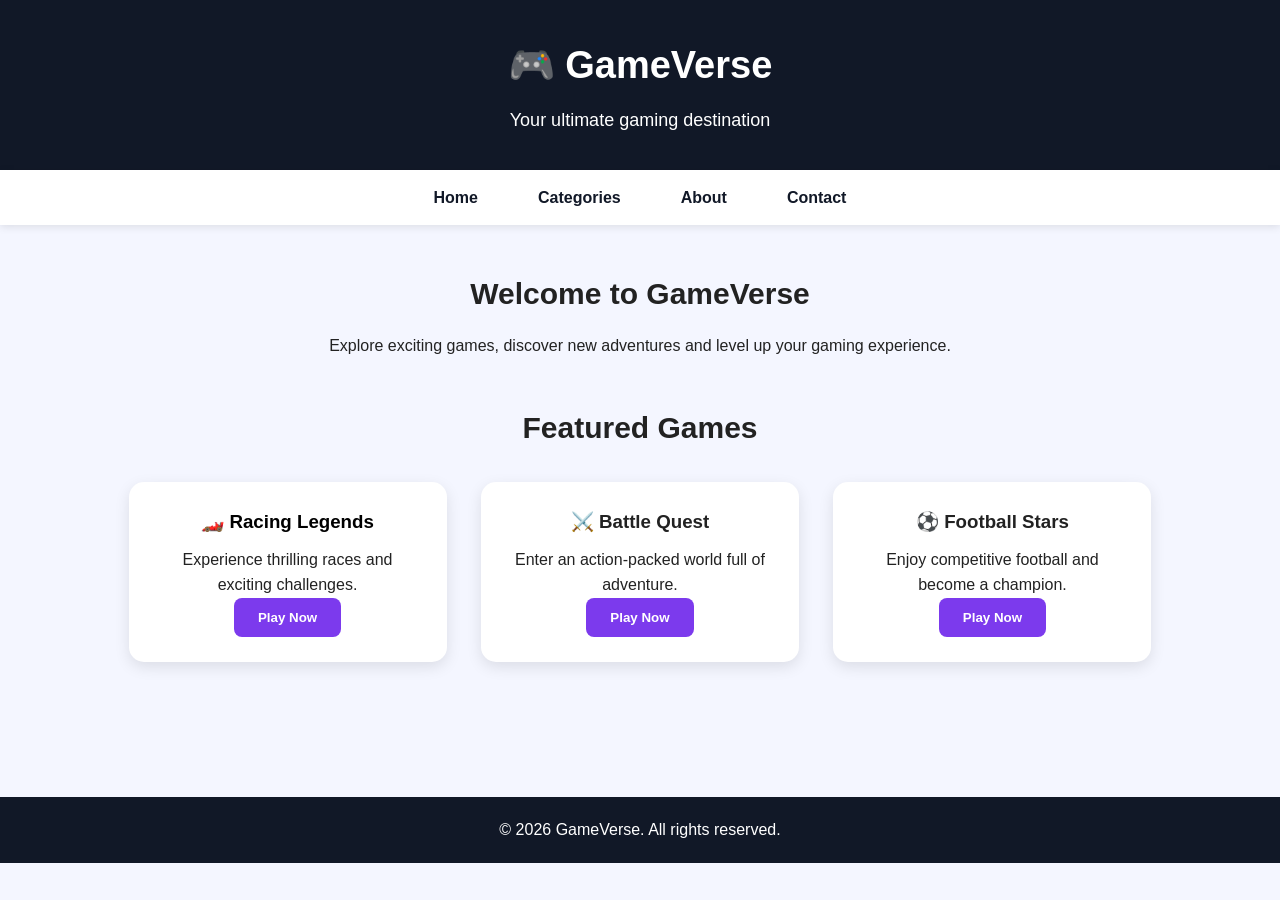
<file: index.html>
<!DOCTYPE html>
<html lang="en">
<head>
    <meta charset="UTF-8">
    <meta name="viewport" content="width=device-width, initial-scale=1.0">
    <title>GameVerse</title>
    <link rel="stylesheet" href="style.css">
</head>

<body>

    <header>
        <h1>🎮 GameVerse</h1>
        <p>Your ultimate gaming destination</p>
    </header>

    <nav>
        <a href="index.html">Home</a>
        <a href="categories.html">Categories</a>
        <a href="about.html">About</a>
        <a href="contact.html">Contact</a>
    </nav>

    <main>
        <section>
            <h2>Welcome to GameVerse</h2>
            <p>Explore exciting games, discover new adventures and level up your gaming experience.</p>
        </section>

        <section>
            <h2>Featured Games</h2>

            <article> 

                <h3><a class="racing-link" href="racing-legends.html">🏎️ Racing Legends</a></h3>
                <p>Experience thrilling races and exciting challenges.</p>
                <button style="background: #7c3aed; color: white; padding: 12px 24px; border: none; border-radius: 8px; font-weight: bold; cursor: pointer;">Play Now</button>
            </article>

            <article>
                <h3>⚔️ Battle Quest</h3>
                <p>Enter an action-packed world full of adventure.</p>
                <button style="background: #7c3aed; color: white; padding: 12px 24px; border: none; border-radius: 8px; font-weight: bold; cursor: pointer;">Play Now</button>
            </article>

            <article>
                <h3>⚽ Football Stars</h3>
                <p>Enjoy competitive football and become a champion.</p>
                <button style="background: #7c3aed; color: white; padding: 12px 24px; border: none; border-radius: 8px; font-weight: bold; cursor: pointer;">Play Now</button>
            </article>
        </section>
    </main>

    <footer>
        <p>© 2026 GameVerse. All rights reserved.</p>
    </footer>

</body>
</html>
</file>
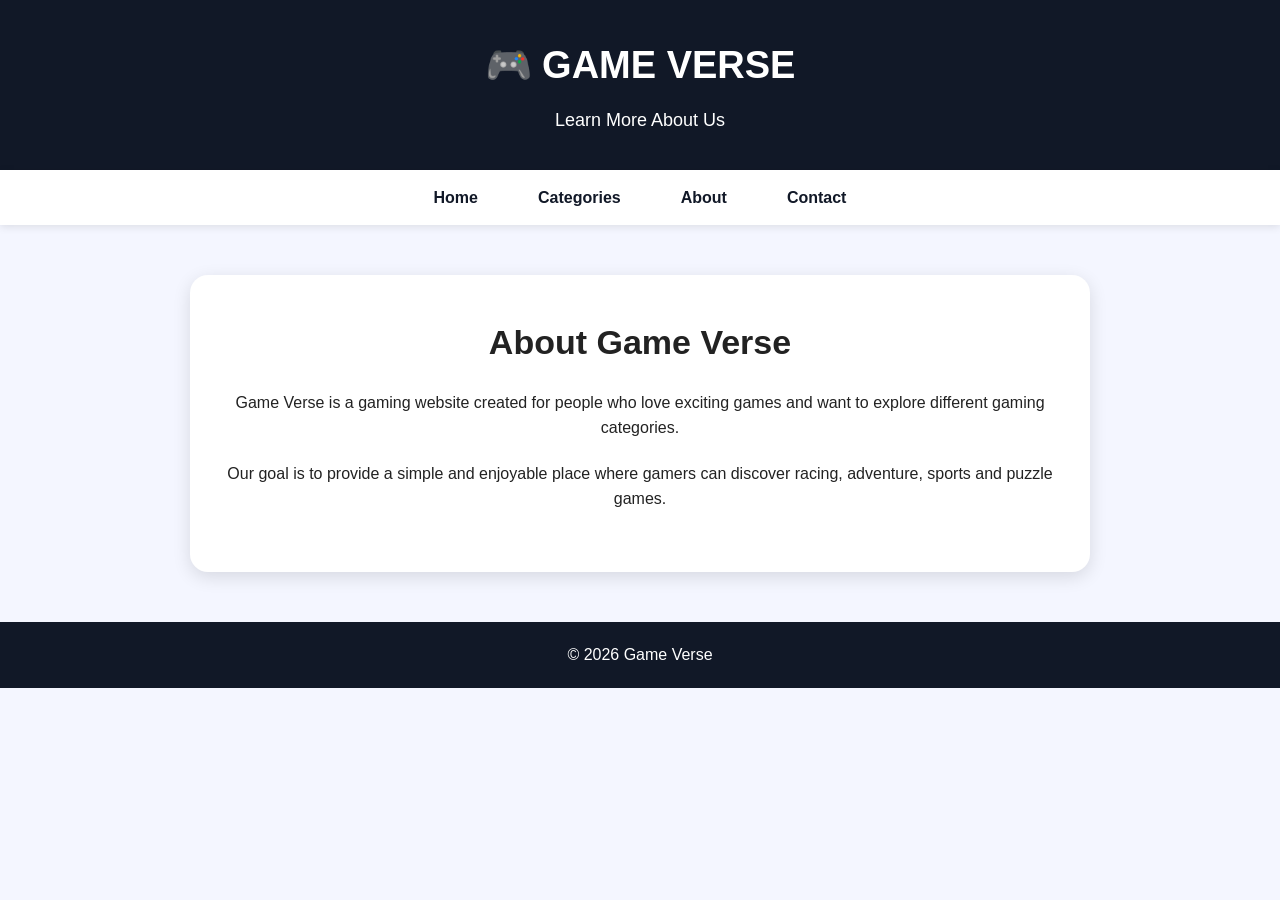
<file: about.html>
<!DOCTYPE html>
<html lang="en">
<head>
    <meta charset="UTF-8">
    <meta name="viewport" content="width=device-width, initial-scale=1.0">
    <title>About - Game Verse</title>
    <link rel="stylesheet" href="style.css">
</head>

<body>

<header>
    <h1>🎮 GAME VERSE</h1>
    <p>Learn More About Us</p>
</header>

<nav>
    <a href="index.html">Home</a>
    <a href="categories.html">Categories</a>
    <a href="about.html">About</a>
    <a href="contact.html">Contact</a>
</nav>

<section class="hero">
    <h2>About Game Verse</h2>
    <p>
        Game Verse is a gaming website created for people who love
        exciting games and want to explore different gaming categories.
    </p>

    <p>
        Our goal is to provide a simple and enjoyable place where
        gamers can discover racing, adventure, sports and puzzle games.
    </p>
</section>

<footer>
    <p>© 2026 Game Verse</p>
</footer>

</body>
</html>
</file>
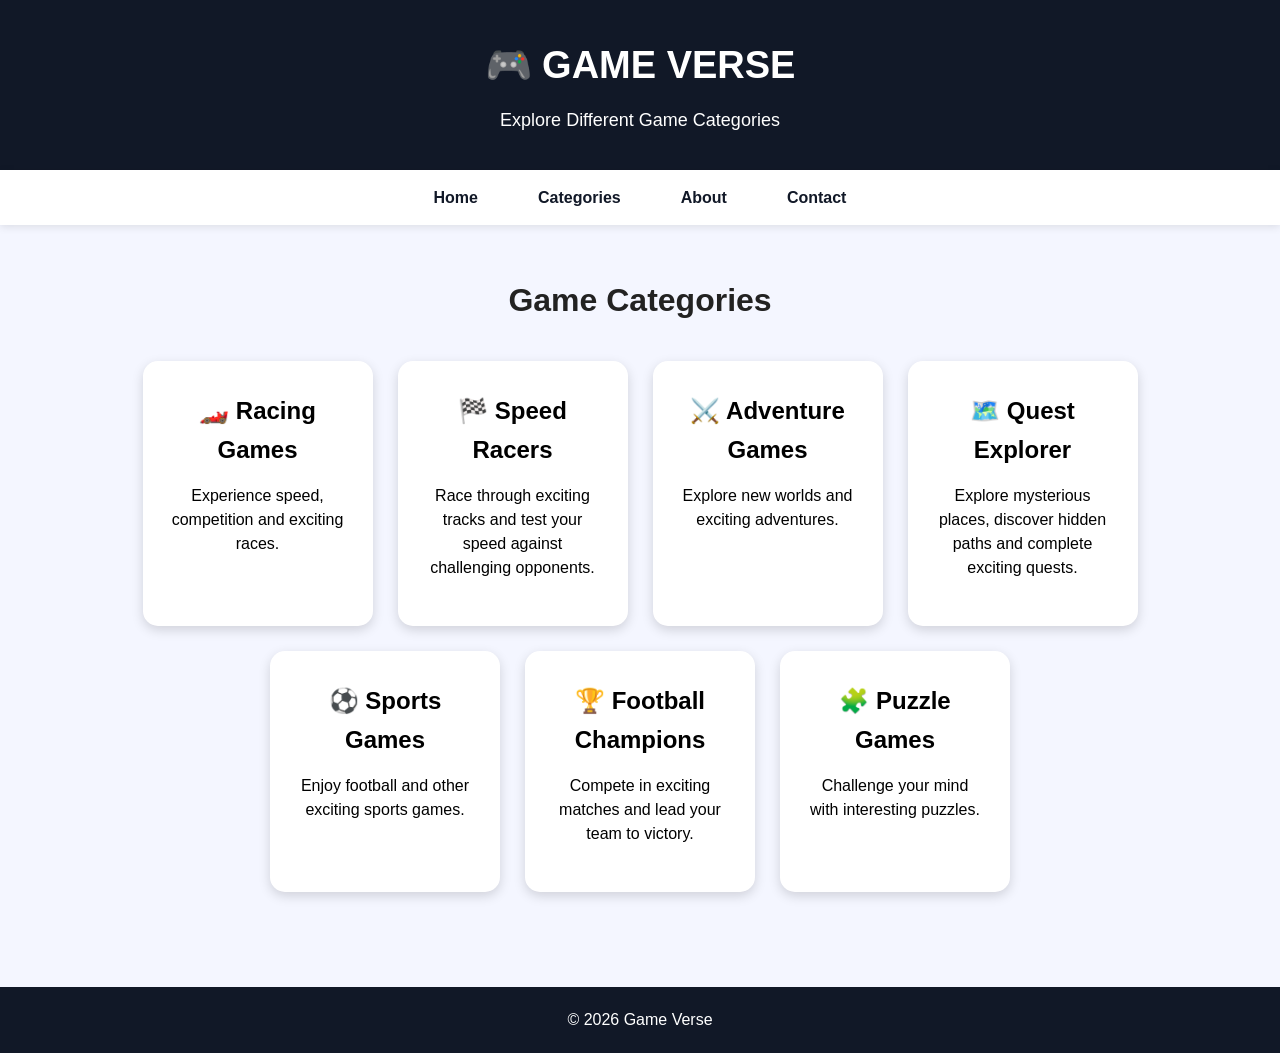
<file: categories.html>
<!DOCTYPE html>
<html lang="en">
<head>
    <meta charset="UTF-8">
    <meta name="viewport" content="width=device-width, initial-scale=1.0">
    <title>Categories - Game Verse</title>
    <link rel="stylesheet" href="style.css">
</head>

<body>

<header>
    <h1>🎮 GAME VERSE</h1>
    <p>Explore Different Game Categories</p>
</header>

<nav>
    <a href="index.html">Home</a>
    <a href="categories.html">Categories</a>
    <a href="about.html">About</a>
    <a href="contact.html">Contact</a>
</nav>

<section class="games">
    <h2>Game Categories</h2>

    <div class="game-container">

        <div class="game-card">
            <h3>🏎️ Racing Games</h3>
            <p>Experience speed, competition and exciting races.</p>
        </div>

        <div class="game-card">
            <h3>🏁 Speed Racers</h3>
            <p>Race through exciting tracks and test your speed against challenging opponents.</p>
        </div>

        <div class="game-card">
            <h3>⚔️ Adventure Games</h3>
            <p>Explore new worlds and exciting adventures.</p>
        </div>

        <div class="game-card">
            <h3>🗺️ Quest Explorer</h3>
            <p>Explore mysterious places, discover hidden paths and complete exciting quests.</p>
        </div>

        <div class="game-card">
            <h3>⚽ Sports Games</h3>
            <p>Enjoy football and other exciting sports games.</p>
        </div>

        <div class="game-card">
            <h3>🏆 Football Champions</h3>
            <p>Compete in exciting matches and lead your team to victory.</p>
        </div>

        <div class="game-card">
            <h3>🧩 Puzzle Games</h3>
            <p>Challenge your mind with interesting puzzles.</p>
        </div>

    </div>
</section>

<footer>
    <p>© 2026 Game Verse</p>
</footer>

</body>
</html>
</file>
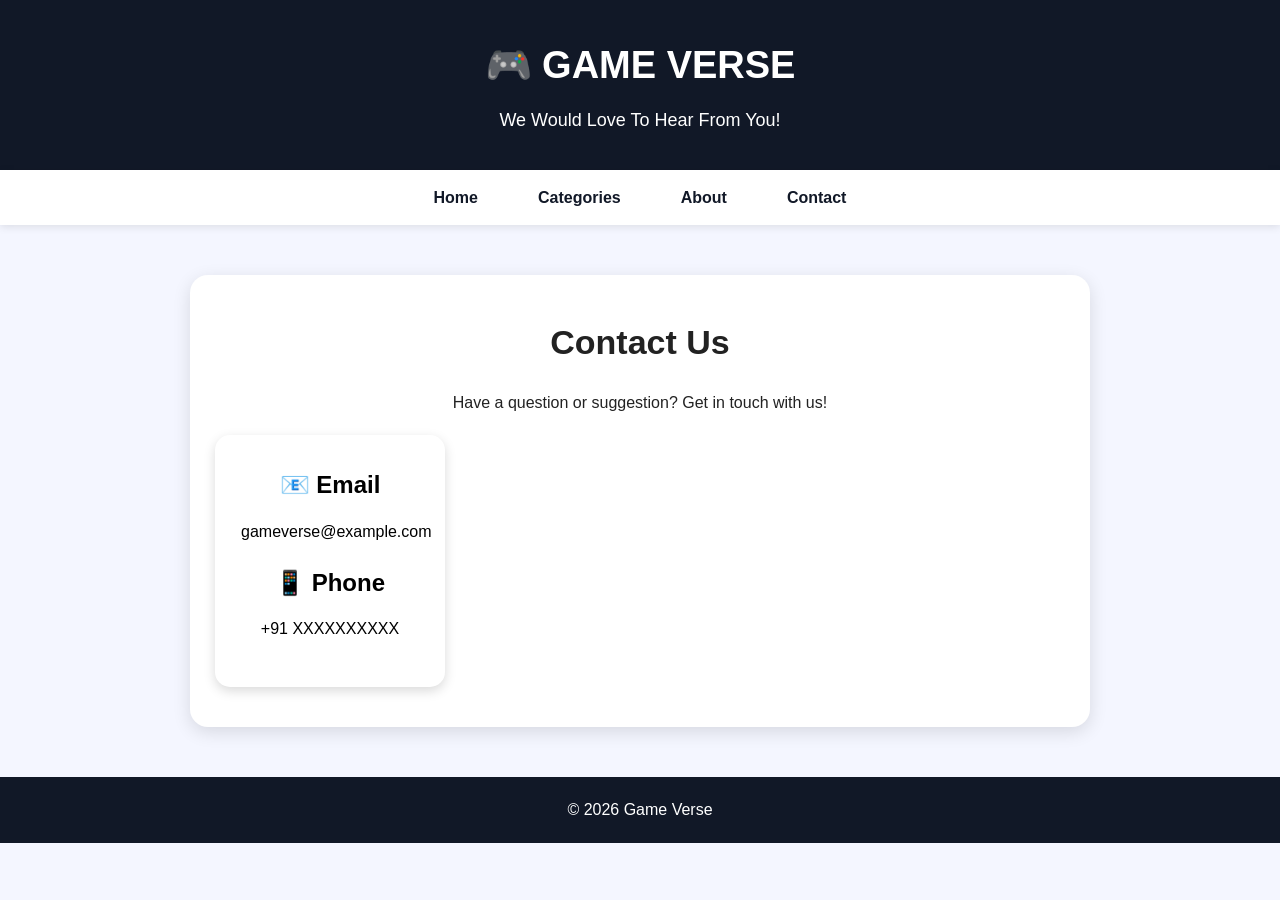
<file: contact.html>
<!DOCTYPE html>
<html lang="en">
<head>
    <meta charset="UTF-8">
    <meta name="viewport" content="width=device-width, initial-scale=1.0">
    <title>Contact - Game Verse</title>
    <link rel="stylesheet" href="style.css">
</head>

<body>

<header>
    <h1>🎮 GAME VERSE</h1>
    <p>We Would Love To Hear From You!</p>
</header>

<nav>
    <a href="index.html">Home</a>
    <a href="categories.html">Categories</a>
    <a href="about.html">About</a>
    <a href="contact.html">Contact</a>
</nav>

<section class="hero">
    <h2>Contact Us</h2>
    <p>Have a question or suggestion? Get in touch with us!</p>

    <div class="game-card">
        <h3>📧 Email</h3>
        <p>gameverse@example.com</p>

        <h3>📱 Phone</h3>
        <p>+91 XXXXXXXXXX</p>
    </div>
</section>

<footer>
    <p>© 2026 Game Verse</p>
</footer>

</body>
</html>
</file>
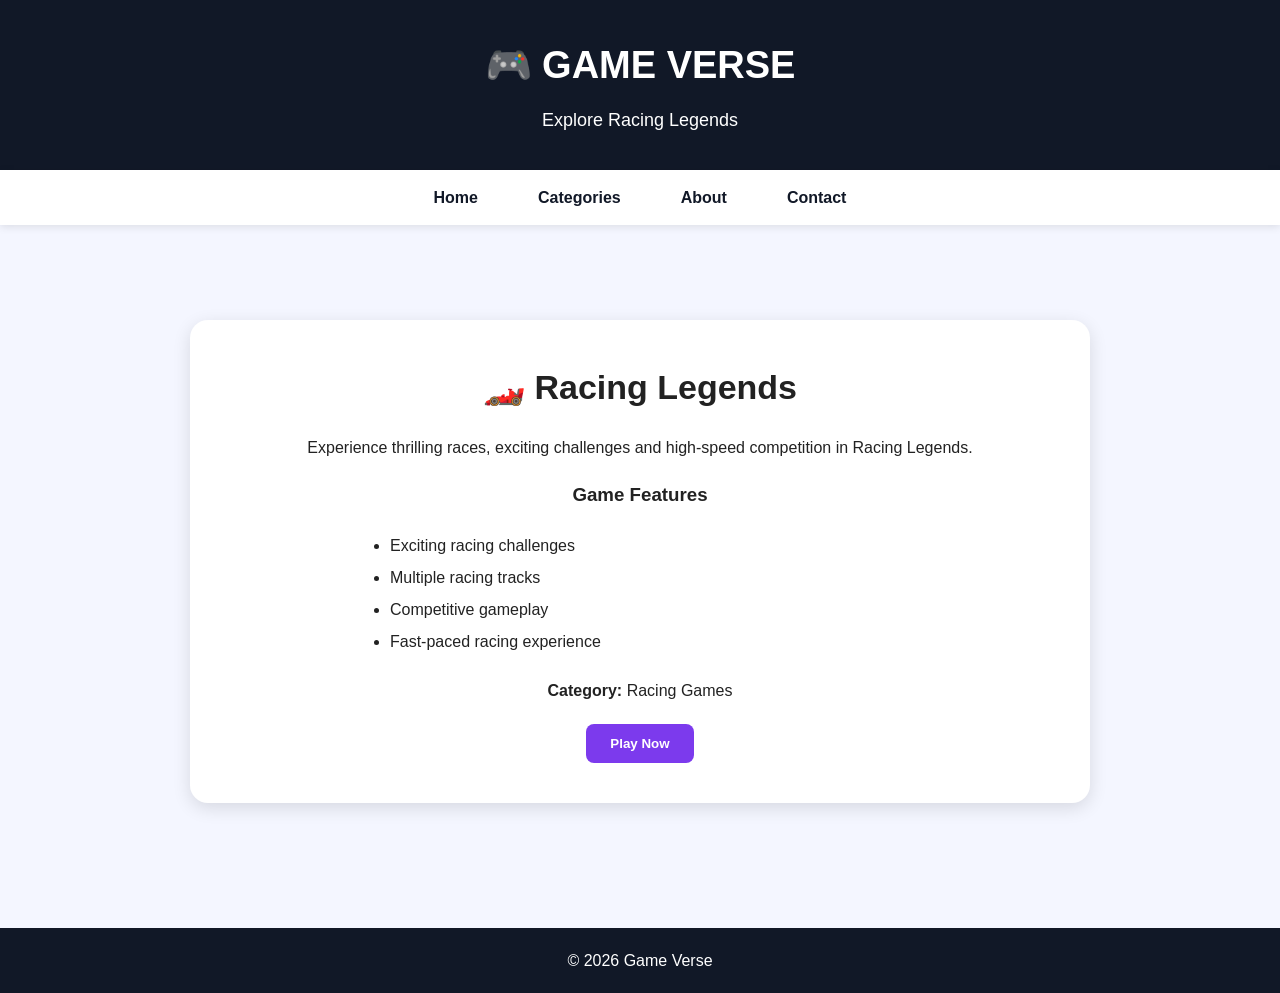
<file: racing-legends.html>
<!DOCTYPE html>
<html lang="en">

<head>
    <meta charset="UTF-8">
    <meta name="viewport" content="width=device-width, initial-scale=1.0">
    <title>Racing Legends - Game Verse</title>
    <link rel="stylesheet" href="style.css">
</head>

<body>

<header>
    <h1>🎮 GAME VERSE</h1>
    <p>Explore Racing Legends</p>
</header>

<nav>
    <a href="index.html">Home</a>
    <a href="categories.html">Categories</a>
    <a href="about.html">About</a>
    <a href="contact.html">Contact</a>
</nav>

<main>

    <section class="hero">
        <h2>🏎️ Racing Legends</h2>

        <p>
            Experience thrilling races, exciting challenges and
            high-speed competition in Racing Legends.
        </p>

        <h3>Game Features</h3>

        <ul>
            <li>Exciting racing challenges</li>
            <li>Multiple racing tracks</li>
            <li>Competitive gameplay</li>
            <li>Fast-paced racing experience</li>
        </ul>

        <p><strong>Category:</strong> Racing Games</p>

        <button>Play Now</button>
    </section>

</main>

<footer>
    <p>© 2026 Game Verse</p>
</footer>

</body>
</html>
</file>
<file: style.css>
* {
    margin: 0;
    padding: 0;
    box-sizing: border-box;
}

body {
    font-family: Arial, sans-serif;
    background: #f4f6ff;
    color: #222;
    line-height: 1.6;
}

header {
    text-align: center;
    padding: 45px 20px;
    background: #111827;
    color: white;
}

header h1 {
    font-size: 42px;
    margin-bottom: 8px;
}

header p {
    font-size: 18px;
}

nav {
    display: flex;
    justify-content: center;
    gap: 30px;
    padding: 18px;
    background: white;
    box-shadow: 0 2px 8px rgba(0, 0, 0, 0.1);
}

nav a {
    text-decoration: none;
    color: #111827;
    font-weight: bold;
}

nav a:hover {
    color: #6c5ce7;
}

main {
    max-width: 1100px;
    margin: auto;
    padding: 45px 20px;
}

section {
    margin-bottom: 45px;
    text-align: center;
}

section h2 {
    font-size: 30px;
    margin-bottom: 15px;
}

article {
    display: inline-block;
    width: 30%;
    min-width: 250px;
    margin: 15px;
    padding: 25px;
    background: white;
    border-radius: 15px;
    box-shadow: 0 5px 15px rgba(0, 0, 0, 0.1);
    transition: transform 0.3s;
}

article:hover {
    transform: translateY(-8px);
}

article h3 {
    margin-bottom: 10px;
}

footer {
    text-align: center;
    padding: 25px;
    background: #111827;
    color: white;
    margin-top: 30px;
}

@media (max-width: 700px) {
    nav {
        flex-wrap: wrap;
        gap: 15px;
    }

    article {
        width: 90%;
    }

    header h1 {
        font-size: 32px;
    }
}

header {
    text-align: center;
    padding: 30px;
}

header h1 {
    font-size: 40px;
}

header p {
    font-size: 18px;
}

nav {
    text-align: center;
    padding: 15px;
}

nav a {
    text-decoration: none;
    margin: 20px;
    font-weight: bold;
}

.hero {
    text-align: center;
    padding: 60px 20px;
}

.hero h2 {
    font-size: 35px;
}

.hero button,
.game-card button {
    padding: 10px 20px;
    border: none;
    border-radius: 8px;
    cursor: pointer;
}

.games {
    text-align: center;
    padding: 40px 20px;
}

.game-container {
    display: flex;
    justify-content: center;
    gap: 25px;
    flex-wrap: wrap;
}

.game-card {
    width: 220px;
    padding: 25px;
    border-radius: 15px;
    text-align: center;
    color:black;
    background: white;
    box-shadow: 0 4px 12px rgba(0, 0, 0, 0.15);
    min-height: 200px;
}

footer {
    text-align: center;
    padding: 20px;
    margin-top: 30px;
}

.game-card {
    transition: transform 0.3s ease, box-shadow 0.3s ease;
}

.game-card:hover {
    transform: translateY(-10px);
    box-shadow: 0 10px 25px rgba(0, 0, 0, 0.3);
}

.game-card h3 {
    font-size: 24px;
    margin-bottom: 12px;
}

.game-card p {
    line-height: 1.5;
    margin-bottom: 20px;
}

.game-card button {
    font-size: 15px;
    font-weight: bold;
    transition: transform 0.2s ease;
}

.game-card button:hover {
    transform: scale(1.05);
}

.game-card {
    background: rgba(255, 255, 255, 0.08);
    border: 1px solid rgba(255, 255, 255, 0.15);
    backdrop-filter: blur(10px);
}

.game-card h3 {
    margin-top: 5px;
}

.games h2 {
    margin-bottom: 30px;
    font-size: 32px;
}

.game-card h3,
.game-card p,
.game-card button {
    color: black;
}

.game-card h3,
.game-card p {
    display: block;
    color: black;
    visibility: visible;
}

.game-card button {
    background: #8b5cf6;
    color: white;
    padding: 10px 20px;
    border: none;
    border-radius: 8px;
    cursor: pointer;
    font-weight: bold;
    transition: 0.3s;
}

.game-card button:hover {
    background: #6d28d9;
    transform: scale(1.05);
}

.game-card button {
    background: red !important;
    color: white !important;
}

.games {
    padding: 50px 20px;
}

.games h2 {
    text-align: center;
    margin-bottom: 35px;
}

.game-container {
    display: flex;
    justify-content: center;
    gap: 25px;
    flex-wrap: wrap;
}

.game-card {
    width: 230px;
    padding: 25px;
    border-radius: 15px;
    text-align: center;
    transition: 0.3s;
}

.game-card:hover {
    transform: translateY(-10px);
}

.game-card h3 {
    margin-bottom: 15px;
}

.game-card p {
    margin-bottom: 20px;
    line-height: 1.5;
}

/* Final Homepage Polish */

header {
    text-align: center;
    padding: 35px 20px;
}

header h1 {
    font-size: 38px;
    margin-bottom: 10px;
}

header p {
    font-size: 18px;
}

nav {
    text-align: center;
    padding: 15px;
}

nav a {
    text-decoration: none;
    margin: 0 15px;
    font-weight: bold;
}

.games {
    padding: 50px 20px;
}

.games h2 {
    text-align: center;
    margin-bottom: 35px;
    font-size: 32px;
}

.game-container {
    display: flex;
    justify-content: center;
    gap: 25px;
    flex-wrap: wrap;
}

.game-card {
    width: 230px;
    padding: 25px;
    border-radius: 15px;
    text-align: center;
    color: black;
    background: white;
    box-shadow: 0 4px 12px rgba(0,0,0,0.15);
    min-height: 200px;
    transition: 0.3s;
}

.game-card:hover {
    transform: translateY(-10px);
}

footer {
    text-align: center;
    padding: 20px;
    margin-top: 30px;
}

.hero {
    max-width: 900px;
    margin: 50px auto;
    padding: 40px 25px;
    text-align: center;
    background: white;
    border-radius: 18px;
    box-shadow: 0 5px 18px rgba(0, 0, 0, 0.12);
}

.hero h2 {
    font-size: 34px;
    margin-bottom: 20px;
}

.hero p {
    margin-bottom: 20px;
}

.hero ul {
    max-width: 500px;
    margin: 20px auto;
    text-align: left;
    line-height: 2;
}

.hero button {
    background: #7C3AED;
    color: white;
    padding: 12px 24px;
    border: none;
    border-radius: 8px;
    cursor: pointer;
    font-weight: bold;
    transition: 0.3s;
}

.hero button:hover {
    transform: scale(1.05);
}

.game-card h3 a {
    color: black;
    text-decoration: none;
}

.racing-link {
    color: black;
    text-decoration: none;
}

@media (max-width: 600px) {
    header h1 {
        font-size: 28px;
    }

    nav a {
        display: inline-block;
        margin: 8px;
    }

    .games {
        padding: 30px 15px;
    }

    .game-container {
        flex-direction: column;
        align-items: center;
    }

    .game-card {
        width: 90%;
        max-width: 350px;
    }

    .hero {
        width: 90%;
        padding: 25px 15px;
    }
}
</file>
